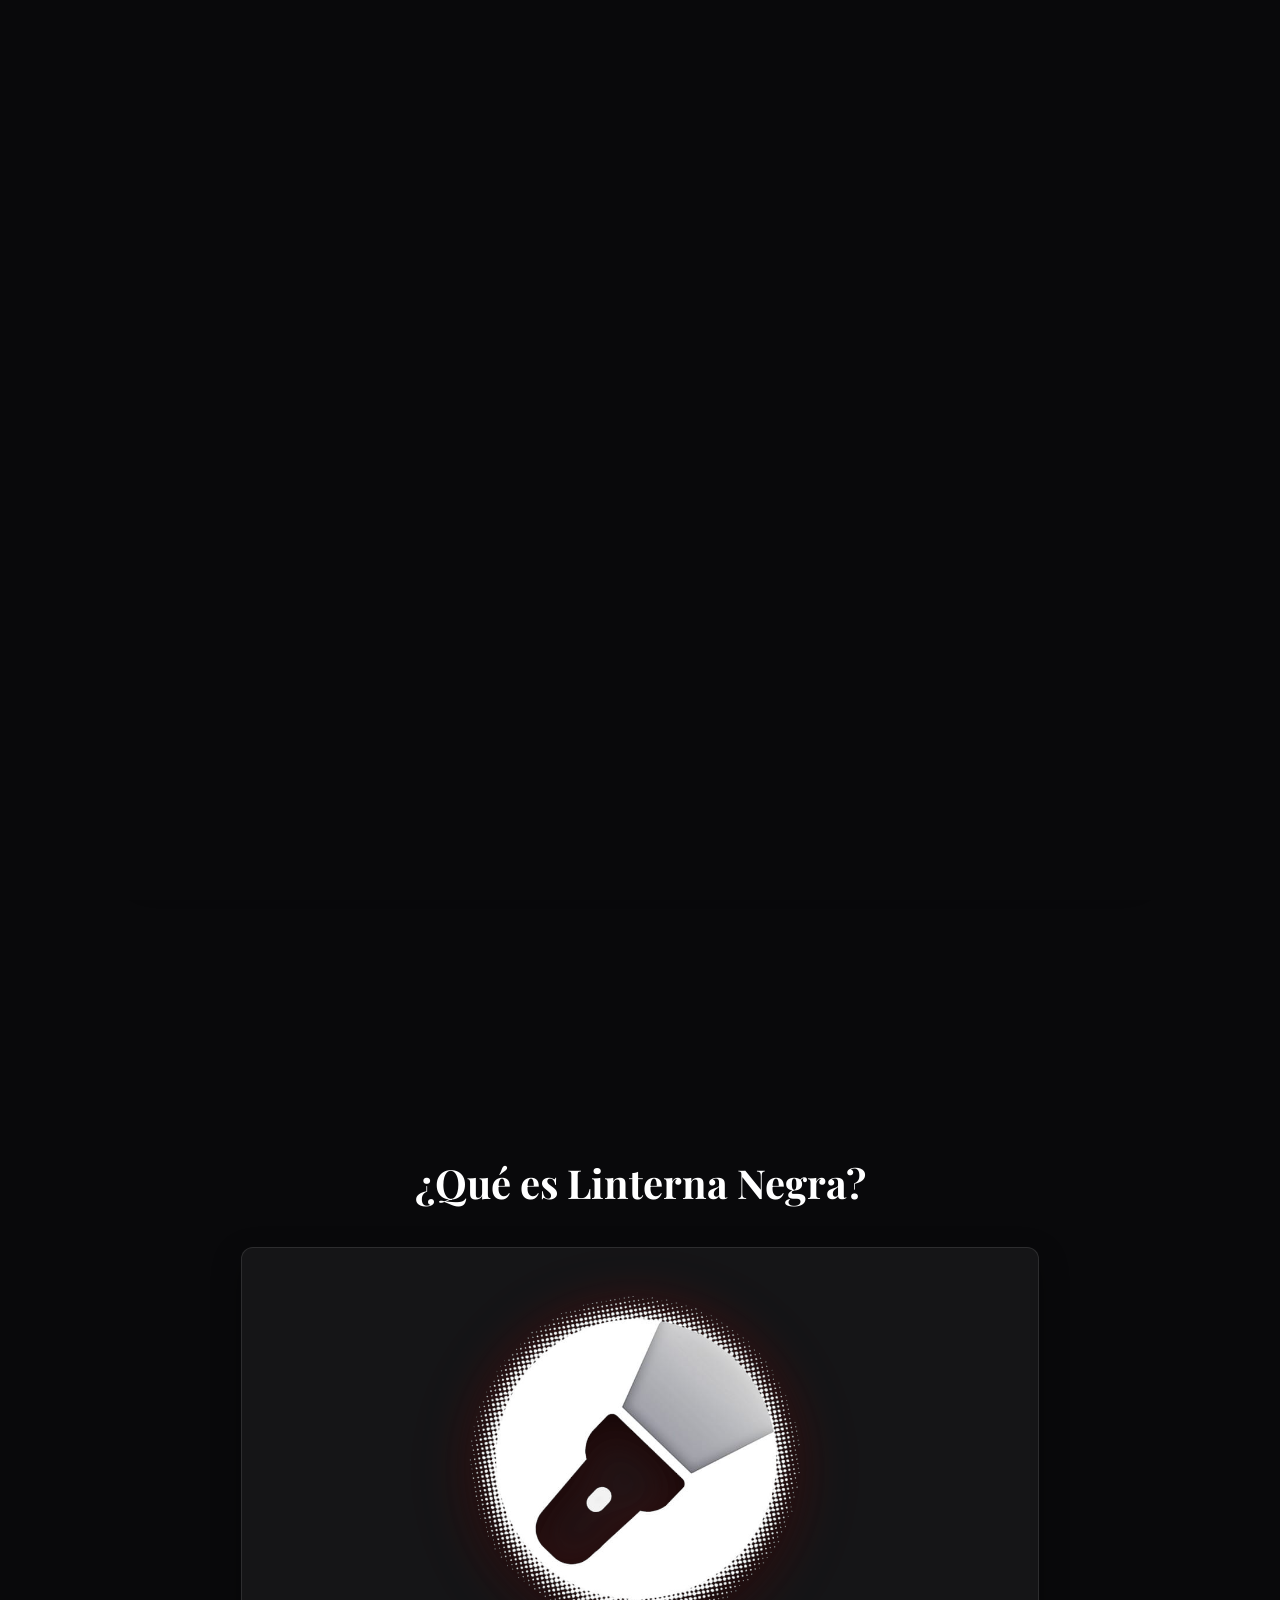
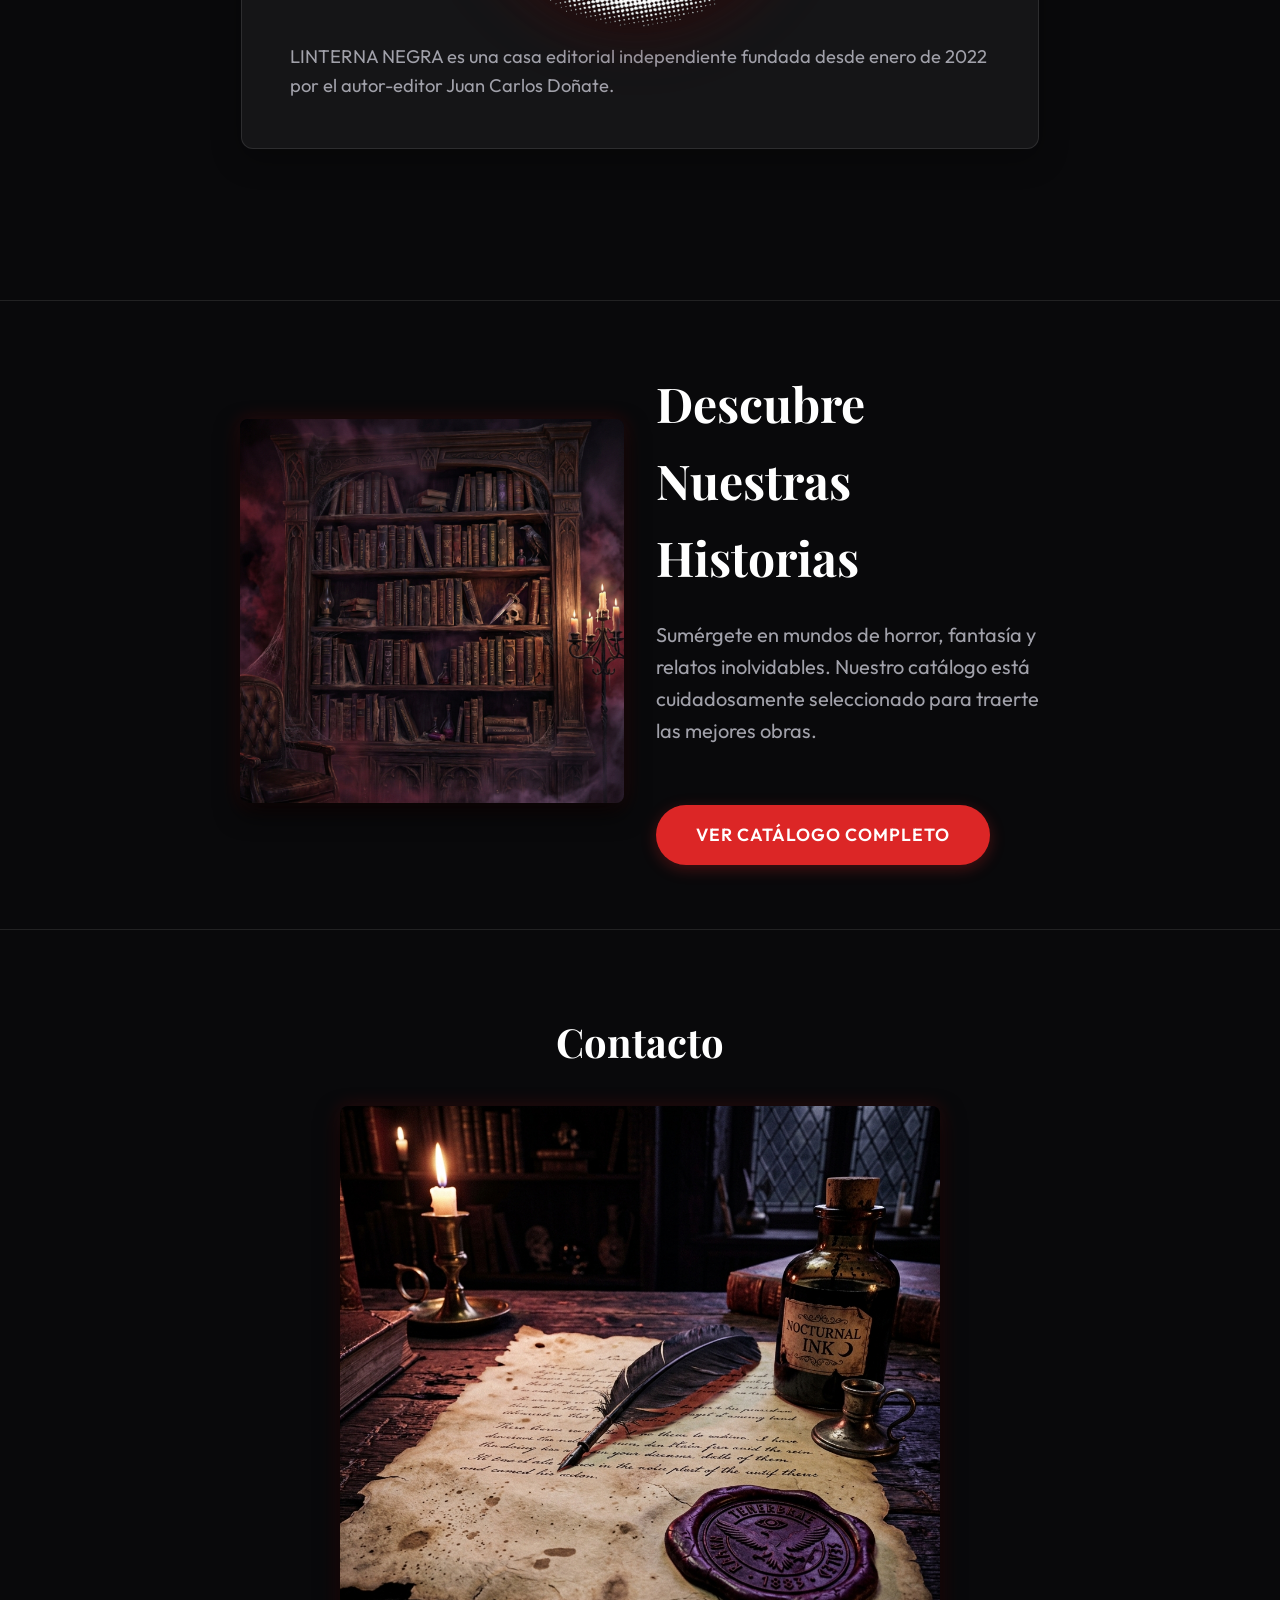
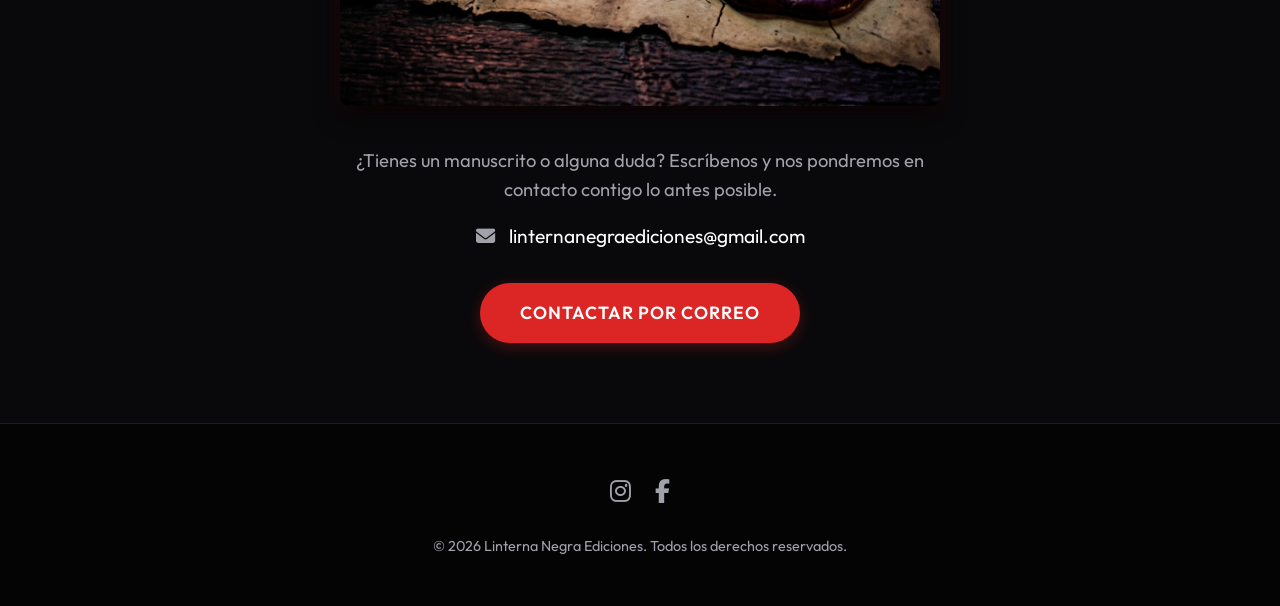
<file: index.html>
<!DOCTYPE html>
<html lang="es">
<head>
    <meta charset="UTF-8">
    <meta name="viewport" content="width=device-width, initial-scale=1.0">
    <title>Linterna Negra Ediciones</title>
    <link rel="stylesheet" href="public/css/style.css">
    <!-- FontAwesome for icons -->
    <link rel="stylesheet" href="https://cdnjs.cloudflare.com/ajax/libs/font-awesome/6.4.0/css/all.min.css">
</head>
<body>

    <!-- Splash Screen -->
    <div id="splash-screen" class="splash-screen">
        <div class="splash-content">
            <img src="public/img/logo_isolated.png" alt="Logo Linterna Negra" class="splash-logo" onerror="this.style.display='none'" style="filter: drop-shadow(0 0 20px rgba(220, 38, 38, 0.5)); max-height: 150px; width: auto;">
            <h1 class="splash-title">LINTERNA <span>NEGRA</span></h1>
        </div>
    </div>

    <!-- Navbar -->
    <nav class="navbar">
        <a href="index.html" class="navbar-brand">
            <img src="public/img/logo_isolated.png" alt="Logo" class="nav-logo">
            LINTERNA <span>NEGRA</span>
        </a>
        <div class="menu-toggle" id="mobile-menu">
            <i class="fas fa-bars"></i>
        </div>
        <ul class="nav-links">
            <li><a href="#coeditorial">Coeditorial</a></li>
            <li><a href="#nosotros">Nosotros</a></li>
            <li><a href="#cta-catalogo">Catálogo</a></li>
            <li><a href="#contacto">Contacto</a></li>
        </ul>
    </nav>

    <!-- 1. Coeditorial Section -->
    <section id="coeditorial" class="section glass-section" style="margin-top: 100px;">
        <h2 class="section-title">¿Qué es una coeditorial?</h2>
        <div class="content-box responsive-flex">
            <div class="responsive-flex-item">
                <img src="public/img/coeditorial.png" alt="Concepto de Coeditorial" style="width: 100%; border-radius: 8px; box-shadow: 0 10px 25px rgba(0, 0, 0, 0.8), 0 0 20px rgba(220, 38, 38, 0.2);">
            </div>
            <div class="responsive-flex-item">
                <p class="about-text" style="text-align: left; font-size: 1.15rem;">
                    Una coeditorial es un modelo de publicación colaborativo donde el autor y la editorial unen fuerzas, recursos y talentos para dar vida a una obra literaria. En este esquema, trabajamos mano a mano contigo para garantizar que tu libro no solo vea la luz, sino que alcance su máximo potencial con una calidad profesional.
                </p>
            </div>
        </div>
    </section>

    <!-- 2. About Linterna Negra Section -->
    <section id="nosotros" class="section">
        <h2 class="section-title">¿Qué es Linterna Negra?</h2>
        <div class="content-box" class="content-box responsive-flex" style="flex-direction: row-reverse;">
            <div class="responsive-flex-item" style="text-align: center;">
                <img src="public/img/logo_isolated.png" alt="Logo Linterna Negra" style="width: 100%; max-width: 350px; filter: drop-shadow(0 10px 25px rgba(0, 0, 0, 0.8)) drop-shadow(0 0 20px rgba(220, 38, 38, 0.3));">
            </div>
            <div class="responsive-flex-item">
                <p class="about-text" id="about-content" style="text-align: left; font-size: 1.15rem;">
                    Cargando información...
                </p>
            </div>
        </div>
    </section>

    <!-- 3. CTA Catalog Section -->
    <section id="cta-catalogo" class="cta-section">
        <div class="cta-content responsive-flex">
            <div class="responsive-flex-item">
                <img src="public/img/catalogo_section.png" alt="Catálogo" style="width: 100%; border-radius: 8px; box-shadow: 0 10px 25px rgba(0, 0, 0, 0.8), 0 0 20px rgba(220, 38, 38, 0.2);">
            </div>
            <div class="responsive-flex-item" style="text-align: left;">
                <h2 class="cta-title" style="margin-bottom: 1.5rem; text-align: left;">Descubre Nuestras Historias</h2>
                <p class="cta-subtitle" style="font-size: 1.25rem; text-align: left;">Sumérgete en mundos de horror, fantasía y relatos inolvidables. Nuestro catálogo está cuidadosamente seleccionado para traerte las mejores obras.</p>
                <br>
                <a href="catalogo.html" class="btn btn-primary btn-large">Ver Catálogo Completo</a>
            </div>
        </div>
    </section>

    <!-- 4. Contact Section -->
    <section id="contacto" class="section glass-section">
        <h2 class="section-title">Contacto</h2>
        <div class="contact-container" style="max-width: 600px; margin: 0 auto; text-align: center;">
            <img src="public/img/contacto.png" alt="Contacto" style="width: 100%; border-radius: 8px; box-shadow: 0 10px 25px rgba(0, 0, 0, 0.8), 0 0 20px rgba(220, 38, 38, 0.2);">
            <p class="about-text" style="margin-top: 2rem; font-size: 1.15rem; margin-bottom: 1rem;">¿Tienes un manuscrito o alguna duda? Escríbenos y nos pondremos en contacto contigo lo antes posible.</p>
            
            <p class="about-text" style="font-size: 1.2rem; margin-bottom: 2rem;">
                <i class="fas fa-envelope" style="color: var(--accent-red); margin-right: 10px;"></i>
                <a href="mailto:linternanegraediciones@gmail.com" style="color: var(--text-primary); text-decoration: none;">linternanegraediciones@gmail.com</a>
            </p>
            
            <a href="mailto:linternanegraediciones@gmail.com?subject=Contacto%20-%20Linterna%20Negra%20Ediciones" class="btn btn-primary btn-large">Contactar por Correo</a>
        </div>
    </section>

    <!-- Footer -->
    <footer class="footer">
        <div class="social-links">
            <a href="https://www.instagram.com/linternanegraediciones/" target="_blank" title="Instagram">
                <i class="fab fa-instagram"></i>
            </a>
            <a href="https://www.facebook.com/p/Linterna-Negra-Ediciones-61566623955828/" target="_blank" title="Facebook">
                <i class="fab fa-facebook-f"></i>
            </a>
        </div>
        <p class="footer-text">&copy; 2026 Linterna Negra Ediciones. Todos los derechos reservados.</p>
    </footer>

    <script src="public/js/index.js"></script>

</body>
</html>
</file>
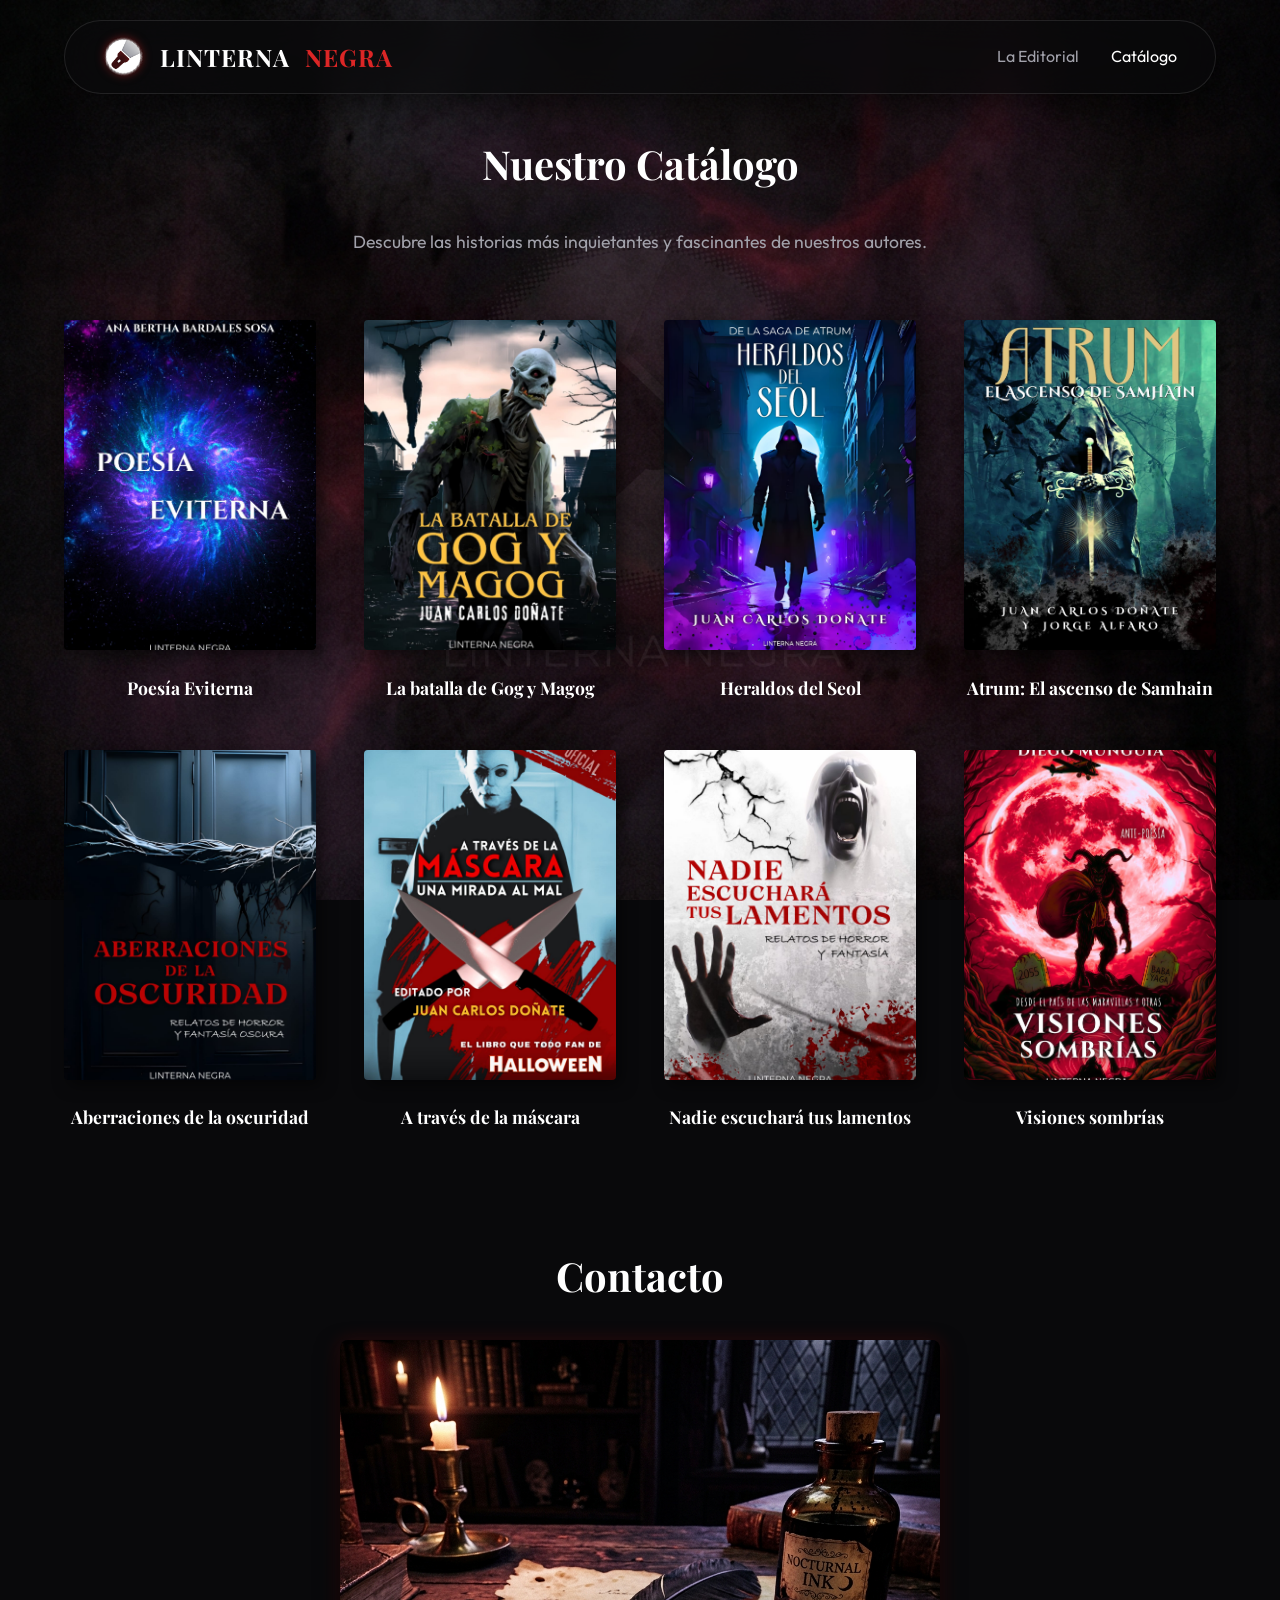
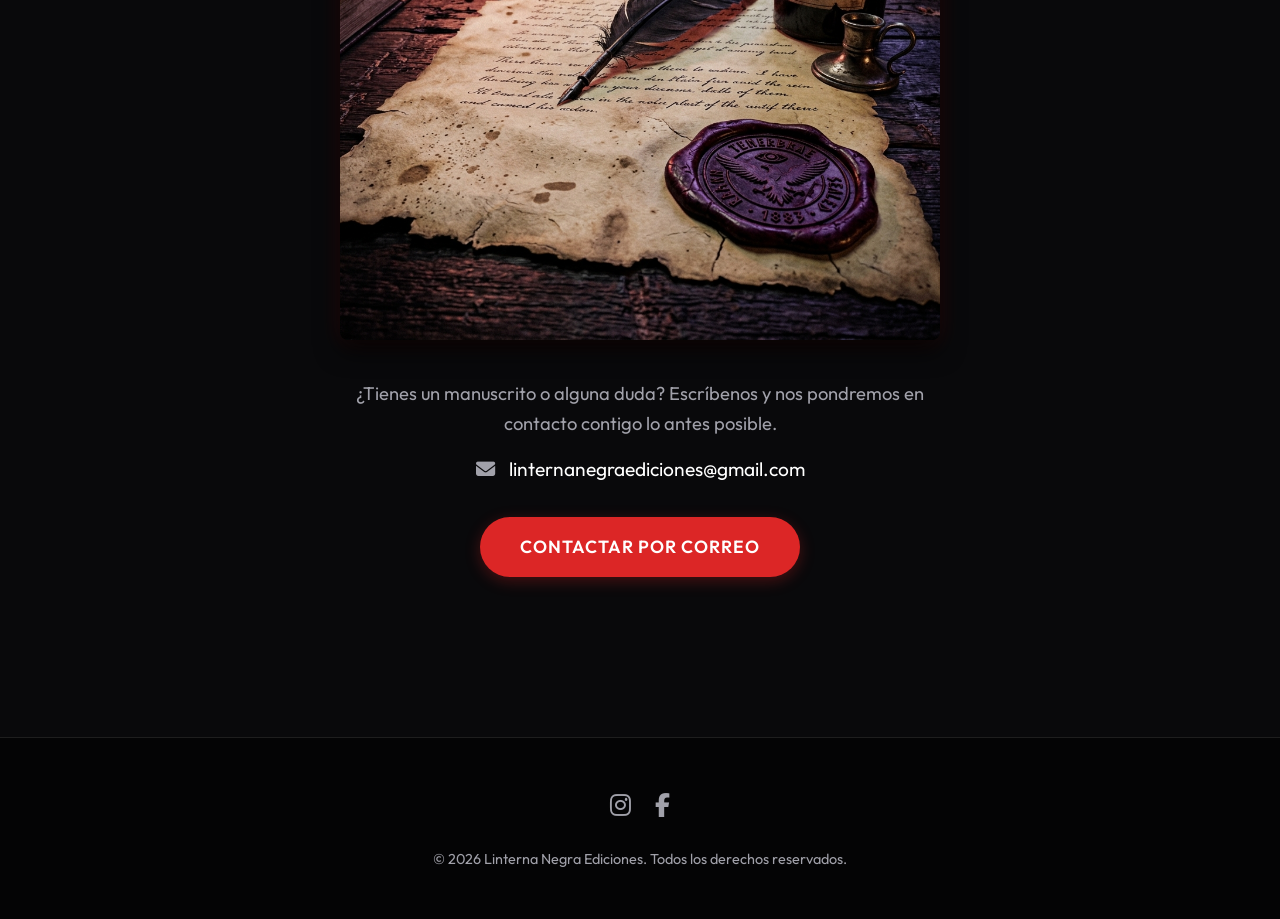
<file: catalogo.html>
<!DOCTYPE html>
<html lang="es">
<head>
    <meta charset="UTF-8">
    <meta name="viewport" content="width=device-width, initial-scale=1.0">
    <title>Catálogo - Linterna Negra Ediciones</title>
    <link rel="stylesheet" href="public/css/style.css">
    <link rel="stylesheet" href="https://cdnjs.cloudflare.com/ajax/libs/font-awesome/6.4.0/css/all.min.css">
    <link rel="stylesheet" href="public/css/catalogo.css">
</head>
<body>

    <!-- Navbar -->
    <nav class="navbar">
        <a href="index.html" class="navbar-brand">
            <img src="public/img/logo_isolated.png" alt="Logo" class="nav-logo">
            LINTERNA <span>NEGRA</span>
        </a>
        <div class="menu-toggle" id="mobile-menu">
            <i class="fas fa-bars"></i>
        </div>
        <ul class="nav-links">
            <li><a href="index.html">La Editorial</a></li>
            <li><a href="catalogo.html" style="color: var(--text-primary);">Catálogo</a></li>
        </ul>
    </nav>

    <div class="catalog-header">
        <h1 class="section-title">Nuestro Catálogo</h1>
        <p class="about-text">Descubre las historias más inquietantes y fascinantes de nuestros autores.</p>
    </div>

    <!-- Books Container (Se poblará con JS) -->
    <div id="books-container" class="books-grid">
        <!-- Los libros en 3D se insertarán aquí -->
        <div class="book-placeholder">Cargando catálogo...</div>
    </div>

    <!-- Book Detail View (Oculto por defecto) -->
    <div id="book-detail-view" class="detail-container hidden">
        <!-- Áreas de navegación izquierda y derecha -->
        <div id="nav-prev" class="nav-arrow left"><i class="fas fa-chevron-left"></i></div>
        <div id="nav-next" class="nav-arrow right"><i class="fas fa-chevron-right"></i></div>

        <div class="breadcrumb">
            <a href="#" id="back-to-catalog">Catálogo</a> / <span id="detail-breadcrumb-title">Sombra Eterna</span>
        </div>
        
        <div class="detail-top">
            <!-- Izquierda: Libro 3D -->
            <div class="detail-left">
                <div class="book-3d-container">
                    <div class="book-3d">
                        <div class="book-front"><img id="detail-cover" src="" alt="Portada" onerror="this.src='public/img/logo.png'; this.style.objectFit='contain';"></div>
                        <div class="book-back"></div>
                        <div class="book-left" id="detail-spine"></div>
                        <div class="book-right"></div>
                        <div class="book-top"></div>
                        <div class="book-bottom"></div>
                    </div>
                </div>
            </div>
            
            <!-- Derecha: Información -->
            <div class="detail-right">
                <h1 id="detail-title" class="book-title-gothic">SOMBRA ETERNA</h1>
                <h3 class="book-author">de <span id="detail-author">JAVIER SOLÍS</span></h3>
                
                <div class="book-meta">
                    <p><strong>GÉNERO:</strong> <span id="detail-genre">Terror / Misterio</span></p>
                    <p><strong>AUTOR:</strong> <span id="detail-author-meta">Javier Solís</span></p>
                    <p><strong>AÑO DE PUBLICACIÓN:</strong> <span id="detail-year">2024</span></p>
                    <p><strong>PRECIO:</strong> $<span id="detail-price">299.00</span> MXN</p>
                </div>
                
                <div class="purchase-actions">
                    <button id="btn-buy-now" class="btn-buy primary">
                        COMPRAR AHORA <i class="fab fa-paypal"></i>
                    </button>
                    
                    <a href="#" id="btn-amazon-secondary" class="btn-buy secondary" target="_blank">
                        Comprar en Amazon <i class="fab fa-amazon"></i>
                    </a>
                </div>
            </div>
        </div>
        
        <!-- Abajo: Sinopsis -->
        <div class="detail-bottom">
            <h2 class="synopsis-title">SINOPSIS</h2>
            <p id="detail-synopsis" class="synopsis-text">
                Cargando sinopsis...
            </p>
            <div id="detail-pagination" class="detail-pagination">1 / 8</div>
        </div>
    </div>
    <!-- Contact Section -->
    <section id="contacto" class="section glass-section">
        <h2 class="section-title">Contacto</h2>
        <div class="contact-container" style="max-width: 600px; margin: 0 auto; text-align: center;">
            <img src="public/img/contacto.png" alt="Contacto" style="width: 100%; border-radius: 8px; box-shadow: 0 10px 25px rgba(0, 0, 0, 0.8), 0 0 20px rgba(220, 38, 38, 0.2);">
            <p class="about-text" style="margin-top: 2rem; font-size: 1.15rem; margin-bottom: 1rem;">¿Tienes un manuscrito o alguna duda? Escríbenos y nos pondremos en contacto contigo lo antes posible.</p>
            
            <p class="about-text" style="font-size: 1.2rem; margin-bottom: 2rem;">
                <i class="fas fa-envelope" style="color: var(--accent-red); margin-right: 10px;"></i>
                <a href="mailto:linternanegraediciones@gmail.com" style="color: var(--text-primary); text-decoration: none;">linternanegraediciones@gmail.com</a>
            </p>
            
            <a href="mailto:linternanegraediciones@gmail.com?subject=Contacto%20-%20Linterna%20Negra%20Ediciones" class="btn btn-primary btn-large">Contactar por Correo</a>
        </div>
    </section>

    <!-- Footer -->
    <footer class="footer" style="margin-top: 5rem;">
        <div class="social-links">
            <a href="https://www.instagram.com/linternanegraediciones/" target="_blank" title="Instagram">
                <i class="fab fa-instagram"></i>
            </a>
            <a href="https://www.facebook.com/p/Linterna-Negra-Ediciones-61566623955828/" target="_blank" title="Facebook">
                <i class="fab fa-facebook-f"></i>
            </a>
        </div>
        <p class="footer-text">&copy; 2026 Linterna Negra Ediciones. Todos los derechos reservados.</p>
    </footer>

    <script src="public/js/catalogo.js"></script>

</body>
</html>
</file>
<file: public/css/style.css>
/* Fonts */
@import url('https://fonts.googleapis.com/css2?family=Creepster&family=Outfit:wght@300;400;600;800&family=Playfair+Display:ital,wght@0,400;0,700;1,400&display=swap');

:root {
    --bg-dark: #09090b;
    --bg-card: rgba(255, 255, 255, 0.05);
    --text-primary: #ffffff;
    --text-secondary: #a1a1aa;
    --accent: #dc2626; /* Crimson Red for horror theme */
    --accent-hover: #b91c1c;
    --glass-border: rgba(255, 255, 255, 0.1);
}

* {
    margin: 0;
    padding: 0;
    box-sizing: border-box;
}

img, video {
    max-width: 100%;
    height: auto;
}

html, body {
    width: 100%;
    max-width: 100vw;
    overflow-x: hidden !important;
    position: relative;
}

body {
    font-family: 'Outfit', sans-serif;
    background: var(--bg-dark) url('../img/main_bg.png') center/cover fixed;
    color: var(--text-primary);
    line-height: 1.6;
}

body::after {
    content: '';
    position: fixed;
    top: 50%;
    left: 50%;
    transform: translate(-50%, -50%);
    width: 80vh;
    height: 80vh;
    background: url('../img/logo.png') no-repeat center center;
    background-size: contain;
    opacity: 0.05;
    z-index: -1;
    pointer-events: none;
}

/* Splash Screen */
.splash-screen {
    position: fixed;
    top: 0;
    left: 0;
    width: 100%;
    height: 100vh;
    background-color: var(--bg-dark);
    display: flex;
    justify-content: center;
    align-items: center;
    z-index: 9999;
    transition: opacity 0.5s ease-in-out, visibility 0.5s ease-in-out;
}

.splash-content {
    text-align: center;
    animation: zoomInOut 3s cubic-bezier(0.25, 0.46, 0.45, 0.94) forwards;
}

.splash-logo {
    max-width: 180px;
    margin-bottom: 1.5rem;
    filter: drop-shadow(0 0 10px rgba(220, 38, 38, 0.3));
}

.splash-title {
    font-family: 'Playfair Display', serif;
    font-size: 3rem;
    letter-spacing: 4px;
    color: var(--text-primary);
}

.splash-title span {
    color: var(--accent);
}

.splash-screen.hidden {
    opacity: 0;
    visibility: hidden;
}

@keyframes zoomInOut {
    0% {
        transform: scale(0.9);
        opacity: 0;
    }
    20% {
        transform: scale(1);
        opacity: 1;
    }
    80% {
        transform: scale(1.2);
        opacity: 1;
    }
    100% {
        transform: scale(1.35);
        opacity: 0;
    }
}

/* Glassmorphism Navbar Flotante */
.navbar {
    position: fixed;
    top: 20px;
    left: 50%;
    transform: translateX(-50%);
    width: 90%;
    max-width: 1200px;
    padding: 1rem 3%;
    display: flex;
    justify-content: space-between;
    align-items: center;
    background: rgba(9, 9, 11, 0.7);
    backdrop-filter: blur(15px);
    -webkit-backdrop-filter: blur(15px);
    border: 1px solid var(--glass-border);
    border-radius: 50px;
    z-index: 1000;
    box-shadow: 0 10px 30px rgba(0,0,0,0.5);
}

.navbar-brand {
    display: flex;
    align-items: center;
    gap: 15px;
    font-family: 'Playfair Display', serif;
    font-size: 1.5rem;
    font-weight: 700;
    color: var(--text-primary);
    text-decoration: none;
    letter-spacing: 1px;
}

.nav-logo {
    height: 40px;
    width: auto;
    filter: drop-shadow(0 0 5px rgba(220, 38, 38, 0.5));
}

.navbar-brand span {
    color: var(--accent);
}

.nav-links {
    display: flex;
    gap: 2rem;
    list-style: none;
}

.nav-links a {
    color: var(--text-secondary);
    text-decoration: none;
    font-weight: 400;
    transition: color 0.3s ease;
}

.nav-links a:hover, .nav-links a.active {
    color: var(--accent);
}

/* Buttons */
.btn {
    display: inline-block;
    padding: 0.8rem 2rem;
    border-radius: 50px;
    text-decoration: none;
    font-weight: 600;
    text-transform: uppercase;
    letter-spacing: 1px;
    transition: all 0.3s ease;
    cursor: pointer;
    border: none;
}

.btn-primary {
    background-color: var(--accent);
    color: white;
    box-shadow: 0 4px 15px rgba(220, 38, 38, 0.3);
}

.btn-primary:hover {
    background-color: var(--accent-hover);
    transform: translateY(-2px);
    box-shadow: 0 6px 20px rgba(220, 38, 38, 0.4);
}

/* Hero Section */
.hero {
    min-height: 100vh;
    display: flex;
    align-items: center;
    justify-content: center;
    text-align: center;
    padding: 0 20px;
    position: relative;
}

.hero::before {
    content: '';
    position: absolute;
    top: 0; left: 0; right: 0; bottom: 0;
    background: url('https://images.unsplash.com/photo-1519074069444-1ba4fff66d16?q=80&w=2000&auto=format&fit=crop') center/cover;
    opacity: 0.1;
    z-index: -1;
    mask-image: linear-gradient(to bottom, black 50%, transparent);
    -webkit-mask-image: linear-gradient(to bottom, black 50%, transparent);
}

.hero-content {
    max-width: 800px;
}

.hero-title {
    font-family: 'Playfair Display', serif;
    font-size: 4rem;
    margin-bottom: 1rem;
    line-height: 1.1;
}

.hero-subtitle {
    font-size: 1.2rem;
    color: var(--text-secondary);
    margin-bottom: 2.5rem;
    font-weight: 300;
}

/* Section */
.section {
    padding: 5rem 5%;
    max-width: 1200px;
    margin: 0 auto;
    min-height: 100vh;
    display: flex;
    flex-direction: column;
    justify-content: center;
}

.section-title {
    font-family: 'Playfair Display', serif;
    font-size: 2.5rem;
    margin-bottom: 2rem;
    text-align: center;
}

.about-text {
    text-align: center;
    font-size: 1.1rem;
    color: var(--text-secondary);
    max-width: 700px;
    margin: 0 auto;
}

/* Section Content Boxes */
.content-box {
    background: var(--bg-card);
    border: 1px solid var(--glass-border);
    border-radius: 12px;
    padding: 3rem;
    max-width: 800px;
    margin: 0 auto;
    box-shadow: 0 10px 30px rgba(0, 0, 0, 0.3);
}

.responsive-flex {
    display: flex;
    flex-wrap: wrap;
    gap: 2rem;
    align-items: center;
    width: 100%;
    max-width: 1000px;
    box-sizing: border-box;
}

.responsive-flex-item {
    flex: 1 1 300px;
    max-width: 100%;
    box-sizing: border-box;
}

.glass-section {
    position: relative;
}

/* CTA Catalog Section */
.cta-section {
    min-height: 50vh;
    display: flex;
    align-items: center;
    justify-content: center;
    text-align: center;
    padding: 4rem 20px;
    position: relative;
    border-top: 1px solid var(--glass-border);
    border-bottom: 1px solid var(--glass-border);
}

.cta-content {
    position: relative;
    z-index: 1;
    max-width: 800px;
}

.cta-title {
    font-family: 'Playfair Display', serif;
    font-size: 3rem;
    margin-bottom: 1rem;
}

.cta-subtitle {
    font-size: 1.2rem;
    color: var(--text-secondary);
    margin-bottom: 2rem;
}

.btn-large {
    font-size: 1.1rem;
    padding: 1rem 2.5rem;
}

/* Contact Form */
.contact-container {
    max-width: 600px;
    margin: 0 auto;
}

.contact-form {
    background: var(--bg-card);
    border: 1px solid var(--glass-border);
    border-radius: 12px;
    padding: 2.5rem;
    backdrop-filter: blur(10px);
}

/* Forms */
.form-group {
    margin-bottom: 1.5rem;
    text-align: left;
}

.form-group label {
    display: block;
    margin-bottom: 0.5rem;
    font-weight: 500;
    color: var(--text-secondary);
}

.form-group input,
.form-group textarea {
    width: 100%;
    padding: 1rem;
    background: rgba(255, 255, 255, 0.05);
    border: 1px solid var(--glass-border);
    border-radius: 8px;
    color: var(--text-primary);
    font-family: inherit;
    transition: all 0.3s ease;
}

.form-group input:focus,
.form-group textarea:focus {
    outline: none;
    border-color: var(--accent);
    background: rgba(255, 255, 255, 0.1);
}

/* WhatsApp Modal Styles */
.modal-overlay {
    display: none;
    position: fixed;
    top: 0; left: 0; right: 0; bottom: 0;
    background: rgba(9, 9, 11, 0.85);
    backdrop-filter: blur(5px);
    z-index: 2000;
    align-items: center;
    justify-content: center;
    opacity: 0;
    transition: opacity 0.3s ease;
}

.modal-overlay.active {
    display: flex;
    opacity: 1;
}

.modal-content {
    background: var(--bg-card);
    border: 1px solid var(--glass-border);
    border-radius: 12px;
    padding: 2.5rem;
    width: 90%;
    max-width: 500px;
    box-shadow: 0 15px 35px rgba(0, 0, 0, 0.5);
    position: relative;
    /* Initial state for animation */
    transform: scale(0.7) translateY(100px);
    opacity: 0;
    transition: all 0.4s cubic-bezier(0.175, 0.885, 0.32, 1.275);
}

.modal-overlay.active .modal-content {
    transform: scale(1) translateY(0);
    opacity: 1;
}

.modal-close {
    position: absolute;
    top: 15px;
    right: 20px;
    font-size: 1.8rem;
    color: var(--text-secondary);
    cursor: pointer;
    transition: color 0.3s ease;
}

.modal-close:hover {
    color: var(--accent);
}

/* Footer */
.footer {
    background: rgba(0, 0, 0, 0.5);
    border-top: 1px solid var(--glass-border);
    padding: 3rem 5%;
    text-align: center;
    margin-top: auto;
}

.social-links {
    display: flex;
    justify-content: center;
    gap: 1.5rem;
    margin-bottom: 1.5rem;
}

.social-links a {
    color: var(--text-secondary);
    text-decoration: none;
    font-size: 1.5rem;
    transition: color 0.3s ease;
}

.social-links a:hover {
    color: var(--accent);
}

.footer-text {
    color: var(--text-secondary);
    font-size: 0.9rem;
}

/* Responsive */
.menu-toggle {
    display: none;
    font-size: 1.5rem;
    color: var(--text-primary);
    cursor: pointer;
    z-index: 1001;
}

@media (max-width: 768px) {
    /* Navbar & Mobile Menu */
    .menu-toggle {
        display: block;
    }
    .nav-links {
        position: fixed;
        top: 0;
        right: 0;
        transform: translateX(100%);
        width: 100%;
        height: 100vh;
        background: rgba(9, 9, 11, 0.95);
        backdrop-filter: blur(15px);
        -webkit-backdrop-filter: blur(15px);
        flex-direction: column;
        justify-content: center;
        align-items: center;
        transition: transform 0.4s ease;
        z-index: 1000;
        gap: 3rem;
    }
    .nav-links.active {
        transform: translateX(0);
    }
    .nav-links a {
        font-size: 1.5rem;
    }

    /* Typography & Spacing */
    .hero-title {
        font-size: 2.5rem;
    }
    .splash-title {
        font-size: 2rem;
    }
    .section-title {
        font-size: 2rem;
    }
    .cta-title {
        font-size: 2.2rem;
    }
    .section {
        padding: 3rem 1.5rem !important;
        width: 100% !important;
        max-width: 100vw !important;
        box-sizing: border-box !important;
        overflow-x: hidden !important;
    }
    .content-box, .contact-container, .cta-content {
        padding: 2rem !important;
        width: 100% !important;
        max-width: 100% !important;
        box-sizing: border-box !important;
        margin: 0 auto !important;
    }
    .content-box img, .contact-container img, .cta-content img {
        width: 100% !important;
        height: 250px !important;
        object-fit: cover !important;
        object-position: center !important;
    }
    
    /* Layout Adjustments */
    .responsive-flex {
        flex-direction: column !important;
        text-align: center;
    }
    .responsive-flex-item {
        flex: none !important;
        width: 100% !important;
        min-width: 0 !important;
    }
    .about-text, .cta-title, .cta-subtitle {
        text-align: center !important;
    }
}

@media (max-width: 480px) {
    .hero-title {
        font-size: 2rem;
    }
    .navbar-brand {
        font-size: 1.2rem;
    }
    .nav-logo {
        height: 30px;
    }
    .btn-large {
        padding: 0.8rem 1.5rem;
        font-size: 1rem;
    }
    .modal-content {
        padding: 1.5rem;
    }
}
</file>
<file: public/css/catalogo.css>
/* Estilos específicos para el catálogo y el 3D */
.catalog-header {
    margin-top: 100px;
    text-align: center;
    padding: 2rem;
}

.books-grid {
    display: grid;
    grid-template-columns: repeat(auto-fill, minmax(220px, 1fr));
    gap: 3rem;
    padding: 2rem 5%;
    max-width: 1400px;
    margin: 0 auto;
}

/* Tarjeta del libro en la cuadrícula */
.book-card {
    background: transparent;
    cursor: pointer;
    perspective: 1000px;
    transition: transform 0.3s ease;
}

.book-card:hover {
    transform: translateY(-10px);
}

.book-card-cover {
    width: 100%;
    height: 330px;
    object-fit: cover;
    border-radius: 4px;
    box-shadow: 5px 5px 15px rgba(0,0,0,0.5);
    transition: box-shadow 0.3s ease;
}

.book-card:hover .book-card-cover {
    box-shadow: 8px 10px 20px rgba(220, 38, 38, 0.2);
}

.book-card-title {
    font-family: 'Playfair Display', serif;
    font-size: 1.1rem;
    margin-top: 1rem;
    color: var(--text-primary);
    text-align: center;
}

.hidden {
    display: none !important;
}

/* -------------------------------------
   VISTA DE DETALLE DEL LIBRO
---------------------------------------- */
.detail-container {
    max-width: 1000px;
    margin: 120px auto 4rem auto;
    padding: 0 20px;
}

.breadcrumb {
    font-size: 0.9rem;
    color: var(--text-secondary);
    margin-bottom: 3rem;
}

.breadcrumb a {
    color: var(--text-secondary);
    text-decoration: none;
    transition: color 0.3s;
}

.breadcrumb a:hover {
    color: var(--accent);
}

.detail-top {
    display: flex;
    gap: 4rem;
    align-items: center;
    margin-bottom: 4rem;
}

@media (max-width: 768px) {
    .detail-top {
        flex-direction: column;
        text-align: center;
    }
}

/* EFECTO 3D CSS */
.detail-left {
    flex: 0 0 350px;
}

.book-3d-container {
    perspective: 1200px;
    width: 320px;
    height: 480px;
    margin: 0 auto;
}

.book-3d {
    width: 100%;
    height: 100%;
    position: relative;
    transform-style: preserve-3d;
    transform: rotateY(-25deg);
    transition: transform 0.8s cubic-bezier(0.175, 0.885, 0.32, 1.275);
}

.book-3d-container:hover .book-3d {
    transform: rotateY(-10deg) scale(1.05);
}

.book-front, .book-back, .book-left, .book-right, .book-top, .book-bottom {
    position: absolute;
}

.book-front {
    width: 320px; 
    height: 480px;
    transform: translateZ(25px);
    background: #111;
    border-radius: 2px 5px 5px 2px;
    overflow: hidden;
    box-shadow: inset 4px 0 10px rgba(0,0,0,0.5);
}

.book-front img {
    width: 100%; 
    height: 100%; 
    object-fit: cover;
}

.book-back {
    width: 320px; 
    height: 480px;
    transform: rotateY(180deg) translateZ(25px);
    background: #09090b;
    border: 1px solid #222;
    border-radius: 5px 2px 2px 5px;
}

.book-left {
    width: 50px; 
    height: 480px;
    background: linear-gradient(to right, #111, #333, #111);
    transform: rotateY(-90deg) translateZ(25px);
}

/* Páginas simuladas */
.book-right { 
    width: 46px; 
    height: 470px; 
    background: #d4d4d4; 
    background-image: repeating-linear-gradient(to right, transparent, transparent 2px, rgba(0,0,0,0.1) 2px, rgba(0,0,0,0.1) 4px);
    transform: rotateY(90deg) translateZ(292px); 
    top: 5px;
}

.book-top { 
    width: 310px; 
    height: 46px; 
    background: #d4d4d4; 
    background-image: repeating-linear-gradient(to bottom, transparent, transparent 2px, rgba(0,0,0,0.1) 2px, rgba(0,0,0,0.1) 4px);
    transform: rotateX(90deg) translateZ(25px); 
    left: 5px;
}

.book-bottom { 
    width: 310px; 
    height: 46px; 
    background: #d4d4d4; 
    background-image: repeating-linear-gradient(to bottom, transparent, transparent 2px, rgba(0,0,0,0.1) 2px, rgba(0,0,0,0.1) 4px);
    transform: rotateX(-90deg) translateZ(455px); 
    left: 5px;
}

/* Info Derecha */
.detail-right {
    flex: 1;
}

.book-title-gothic {
    font-family: 'Creepster', cursive;
    font-size: 4.5rem;
    line-height: 1;
    color: #e5e5e5;
    text-transform: uppercase;
    text-shadow: 2px 2px 4px rgba(0, 0, 0, 0.8);
    margin-bottom: 0.2rem;
    letter-spacing: 2px;
}

.book-author {
    font-family: 'Outfit', sans-serif;
    font-size: 1.5rem;
    font-weight: 300;
    color: var(--text-secondary);
    margin-bottom: 2rem;
}

.book-author span {
    font-weight: 700;
    color: var(--text-primary);
}

.book-meta {
    margin-bottom: 2.5rem;
    font-size: 1.1rem;
    color: var(--text-secondary);
}

.book-meta p {
    margin-bottom: 0.8rem;
}

.book-meta strong {
    color: var(--text-primary);
    margin-right: 0.5rem;
}

.purchase-actions {
    display: flex;
    flex-direction: column;
    align-items: center;
    gap: 1.2rem;
    margin-top: 1.5rem;
}

.btn-buy {
    display: inline-flex;
    align-items: center;
    justify-content: center;
    gap: 10px;
    border-radius: 50px;
    font-weight: 600;
    text-decoration: none;
    transition: all 0.3s ease;
    cursor: pointer;
    width: 100%;
    max-width: 320px;
}

/* Primary Button (PayPal) */
.btn-buy.primary {
    background: linear-gradient(135deg, #4b1a2e, #2e0f1c);
    border: 1px solid rgba(220, 38, 38, 0.6);
    color: var(--text-primary);
    padding: 1.2rem 2rem;
    font-size: 1.1rem;
    box-shadow: 0 4px 15px rgba(220, 38, 38, 0.3);
}

.btn-buy.primary:hover:not(:disabled) {
    background: linear-gradient(135deg, #5c2038, #3b1324);
    transform: translateY(-3px);
    box-shadow: 0 6px 20px rgba(220, 38, 38, 0.5);
    border-color: var(--accent);
}

/* Secondary Button (Amazon) */
.btn-buy.secondary {
    background: transparent;
    border: 1px solid rgba(255, 255, 255, 0.2);
    color: var(--text-secondary);
    padding: 0.8rem 1.5rem;
    font-size: 0.95rem;
}

.btn-buy.secondary:hover:not(.disabled) {
    border-color: rgba(255, 255, 255, 0.5);
    color: var(--text-primary);
    transform: translateY(-2px);
}

/* Disabled/Loading States */
.btn-buy:disabled,
.btn-buy.disabled {
    opacity: 0.5;
    cursor: not-allowed;
    transform: none !important;
    box-shadow: none !important;
    pointer-events: none;
}

.btn-buy.primary:disabled {
    background: linear-gradient(135deg, #2e0f1c, #1a0810);
    border-color: rgba(220, 38, 38, 0.2);
}

.btn-buy.loading {
    position: relative;
    pointer-events: none;
}

.btn-buy.loading i {
    animation: spin 1s linear infinite;
}

@keyframes spin {
    100% { transform: rotate(360deg); }
}

/* Sinopsis Abajo */
.detail-bottom {
    text-align: center;
    max-width: 800px;
    margin: 0 auto;
}

.synopsis-title {
    font-family: 'Playfair Display', serif;
    font-size: 2.5rem;
    color: var(--text-primary);
    margin-bottom: 1.5rem;
    text-transform: uppercase;
    letter-spacing: 2px;
}

.synopsis-text {
    font-size: 1.1rem;
    color: var(--text-secondary);
    line-height: 1.8;
    text-align: justify;
}

/* Nav arrows for detail view */
.nav-arrow {
    position: fixed;
    top: 0;
    width: 10vw; /* Wide hit area */
    height: 100vh;
    display: flex;
    align-items: center;
    justify-content: center;
    cursor: pointer;
    z-index: 100;
    opacity: 0;
    transition: opacity 0.3s ease;
}

.nav-arrow i {
    font-size: 3rem;
    color: rgba(255, 255, 255, 0.5);
    transition: color 0.3s ease, transform 0.3s ease;
    filter: drop-shadow(0 2px 5px rgba(0,0,0,0.8));
}

.nav-arrow.left {
    left: 0;
}

.nav-arrow.right {
    right: 0;
}

.nav-arrow:hover {
    opacity: 1;
}

.nav-arrow:hover i {
    color: rgba(255, 255, 255, 1);
    transform: scale(1.2);
}

/* Pagination indicator */
.detail-pagination {
    margin-top: 2rem;
    font-family: 'Outfit', sans-serif;
    font-size: 1.2rem;
    font-weight: 600;
    color: var(--text-secondary);
    letter-spacing: 3px;
}

/* Responsive Catalog */
@media (max-width: 768px) {
    .books-grid {
        grid-template-columns: repeat(auto-fill, minmax(150px, 1fr));
        gap: 1.5rem;
        padding: 1rem;
    }
    .book-card-cover {
        height: 250px;
    }
    .book-title-gothic {
        font-size: 3rem;
    }
    .book-author {
        font-size: 1.2rem;
    }
    .synopsis-title {
        font-size: 2rem;
    }
    
    /* 3D Book scaling */
    .book-3d-container {
        transform: scale(0.85);
        margin-bottom: -30px; /* offset the scaled height */
    }
    
    /* Nav arrows adjustments */
    .nav-arrow {
        width: 15vw;
    }
    .nav-arrow i {
        font-size: 2rem;
    }
}

@media (max-width: 480px) {
    .book-card-cover {
        height: 220px;
    }
    .book-title-gothic {
        font-size: 2.2rem;
    }
    .book-3d-container {
        transform: scale(0.7);
        margin-bottom: -60px;
    }
    .nav-arrow {
        width: 12vw;
    }
    .nav-arrow i {
        font-size: 1.5rem;
    }
    .btn-buy {
        padding: 0.8rem 1.2rem;
        font-size: 0.9rem;
    }
}
</file>
